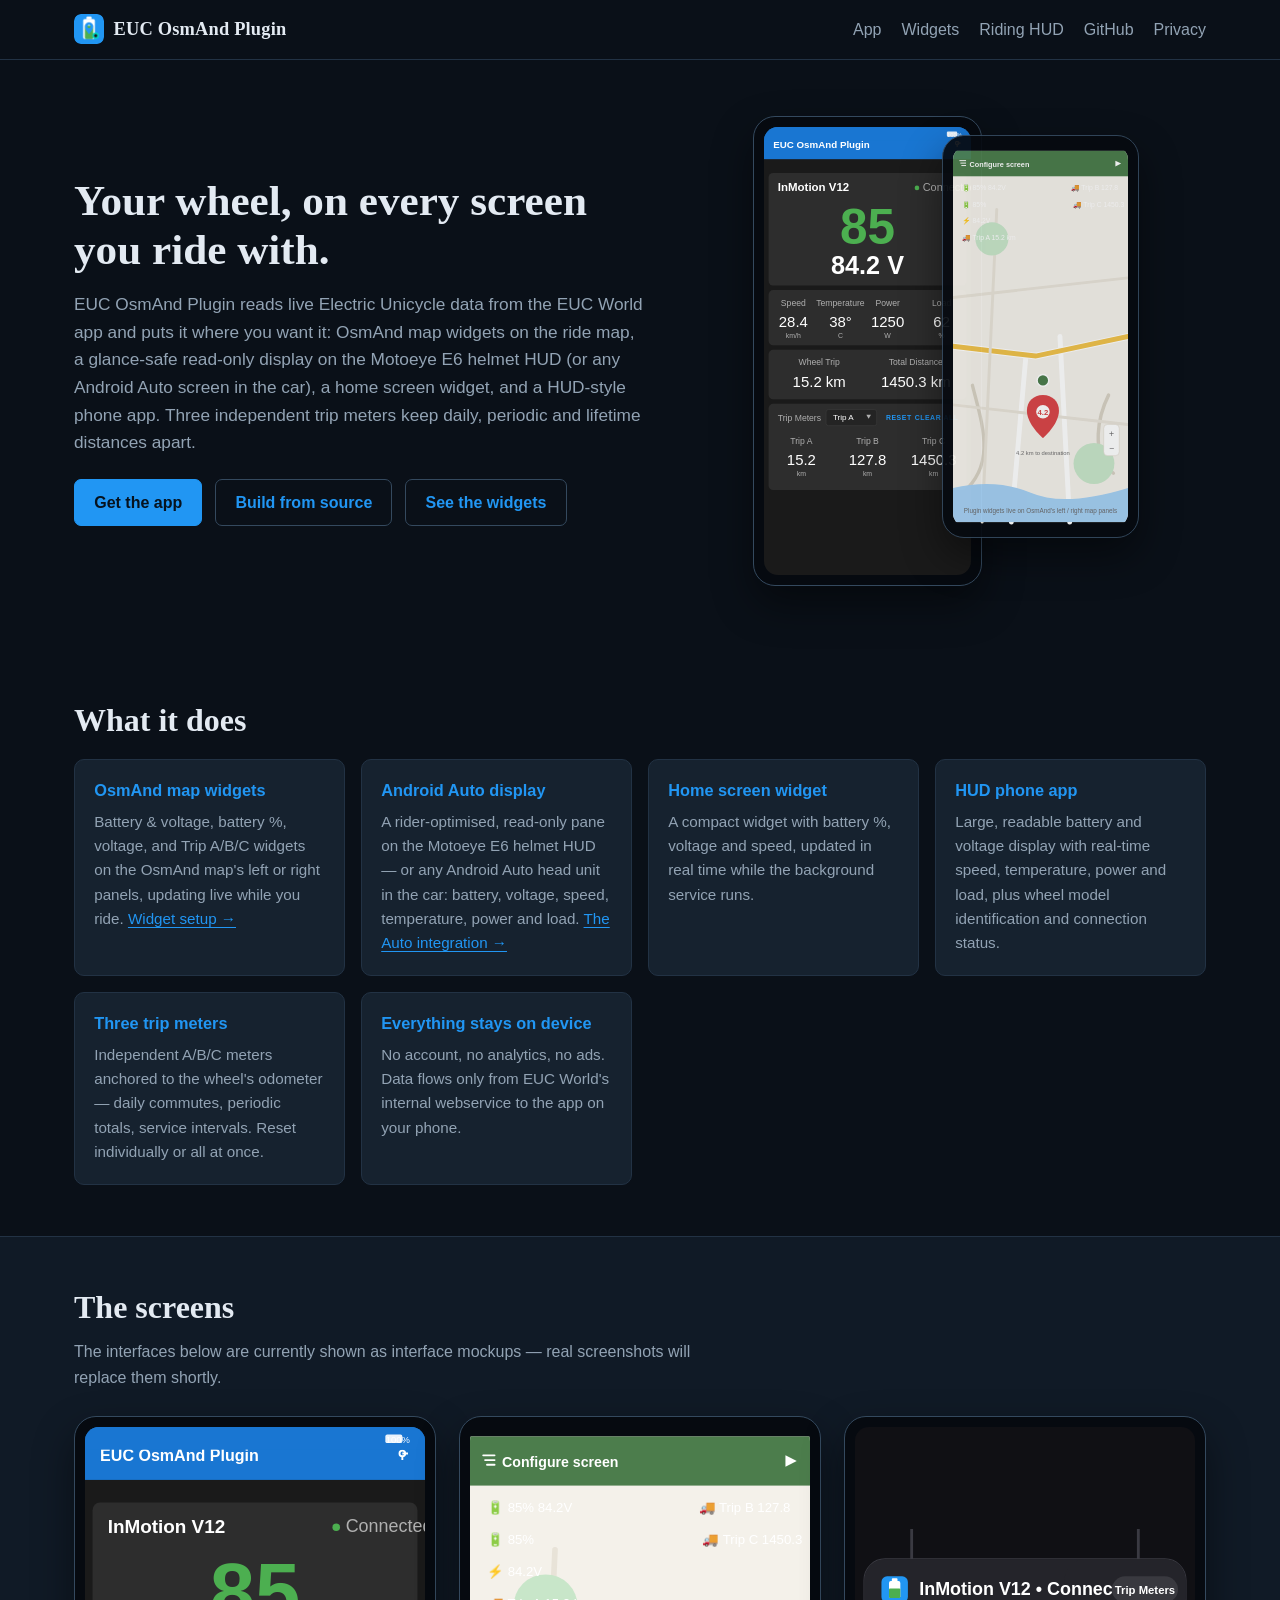
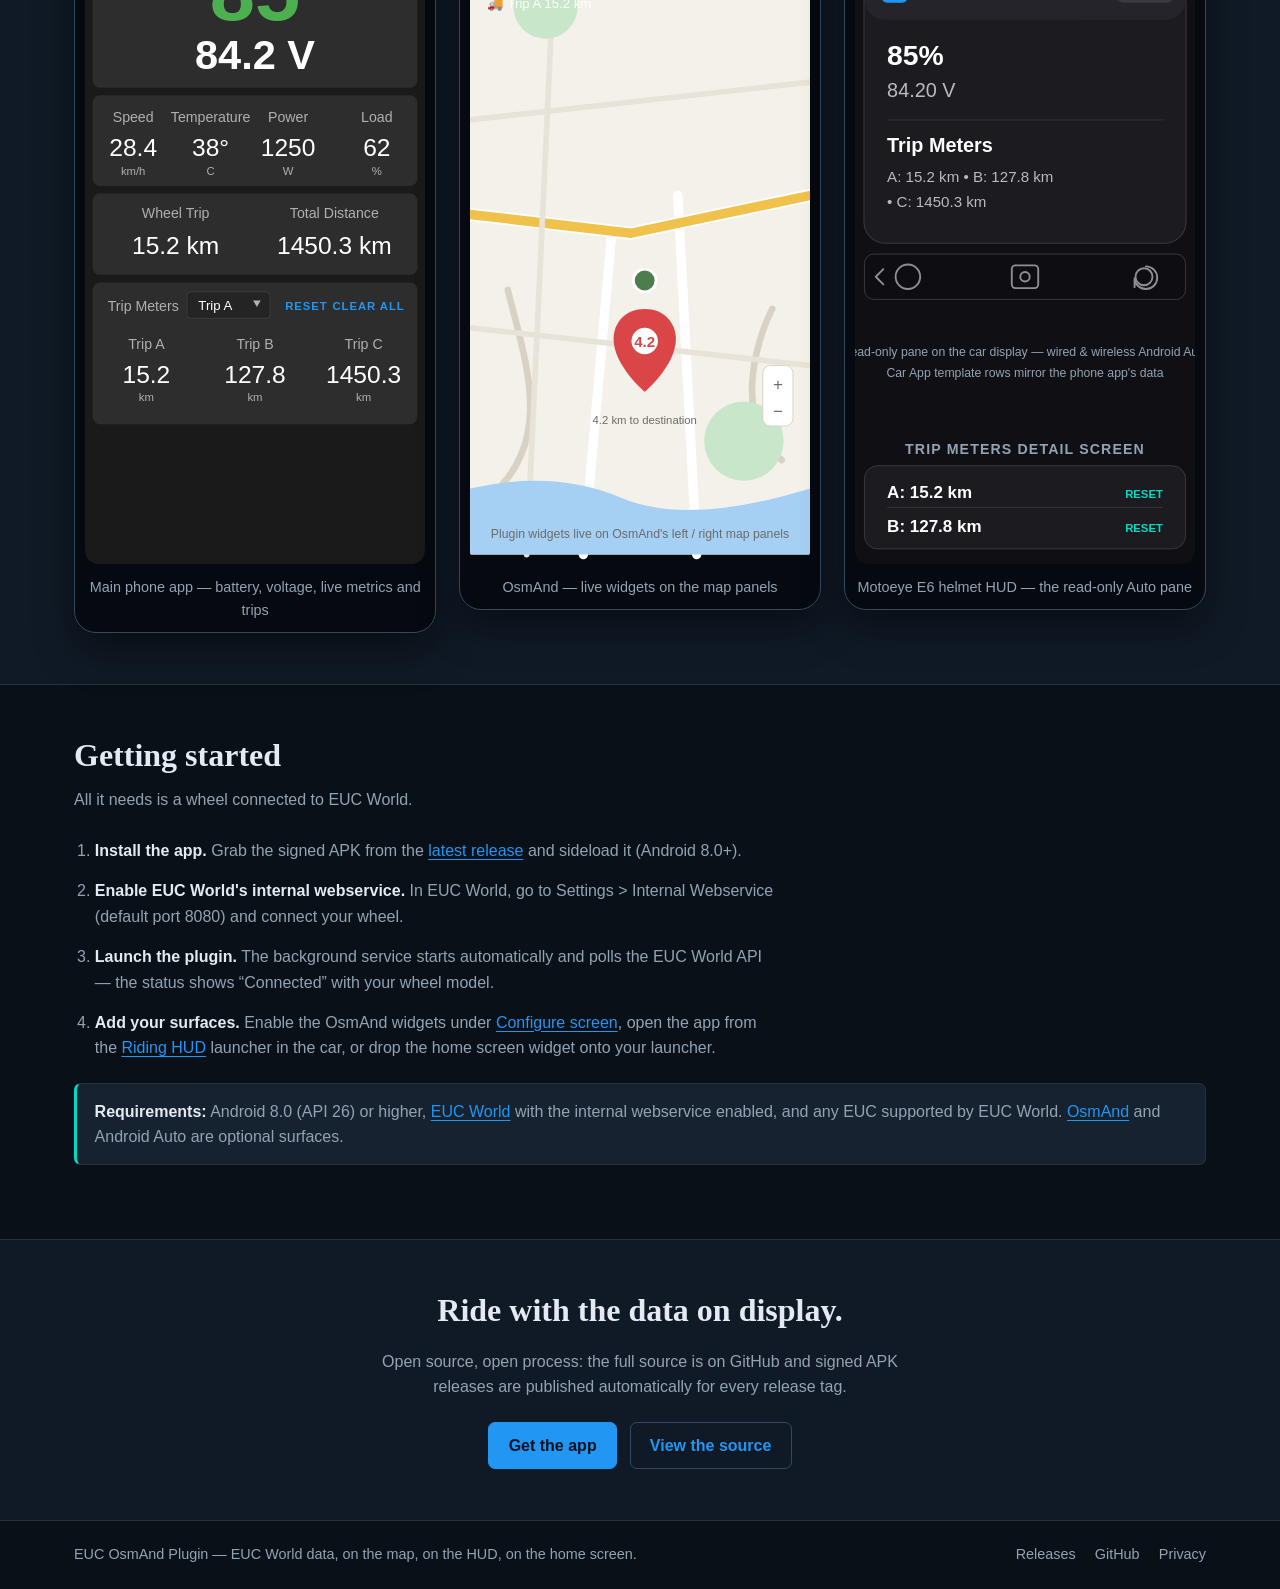
<file: website/index.html>
<!DOCTYPE html>
<html lang="en">
<head>
  <meta charset="utf-8">
  <meta name="viewport" content="width=device-width, initial-scale=1">
  <title>EUC OsmAnd Plugin — EUC data on OsmAnd and Android Auto</title>
  <meta name="description" content="Open-source Android app that streams electric unicycle data from EUC World to OsmAnd map widgets, Android Auto, home screen widgets and a HUD-style app.">
  <link rel="canonical" href="https://osmand-euc.a42r.com/">
  <meta name="theme-color" content="#0a1018">
  <meta property="og:type" content="website">
  <meta property="og:site_name" content="EUC OsmAnd Plugin">
  <meta property="og:locale" content="en_AU">
  <meta property="og:title" content="EUC OsmAnd Plugin — EUC data on OsmAnd and Android Auto">
  <meta property="og:description" content="Open-source Android app that streams electric unicycle data from EUC World to OsmAnd map widgets, Android Auto, home screen widgets and a HUD-style app.">
  <meta property="og:url" content="https://osmand-euc.a42r.com/">
  <meta property="og:image" content="https://osmand-euc.a42r.com/images/og-image.jpg">
  <meta property="og:image:width" content="1200">
  <meta property="og:image:height" content="630">
  <meta property="og:image:alt" content="EUC OsmAnd Plugin icon and the HUD-style phone screen: electric unicycle data on your map.">
  <meta name="twitter:card" content="summary_large_image">
  <link rel="icon" href="favicon.ico" sizes="16x16 32x32 48x48">
  <link rel="icon" href="images/icon-192.png" type="image/png" sizes="192x192">
  <link rel="apple-touch-icon" href="apple-touch-icon.png">
  <link rel="manifest" href="site.webmanifest">
  <script type="application/ld+json">
  {
    "@context": "https://schema.org",
    "@graph": [
      {
        "@type": "WebSite",
        "@id": "https://osmand-euc.a42r.com/#website",
        "url": "https://osmand-euc.a42r.com/",
        "name": "EUC OsmAnd Plugin"
      },
      {
        "@type": "SoftwareApplication",
        "name": "EUC OsmAnd Plugin",
        "operatingSystem": "Android",
        "applicationCategory": "TravelApplication",
        "description": "Open-source Android app that streams electric unicycle data from EUC World to OsmAnd map widgets, Android Auto, home screen widgets and a HUD-style app.",
        "url": "https://osmand-euc.a42r.com/",
        "image": "https://osmand-euc.a42r.com/images/icon-512.png",
        "screenshot": [
          "https://osmand-euc.a42r.com/images/app-main.svg",
          "https://osmand-euc.a42r.com/images/osmand-widgets.svg",
          "https://osmand-euc.a42r.com/images/auto-hud.svg"
        ],
        "downloadUrl": "https://github.com/githuba42r/OSM-EUC-World/releases/latest",
        "license": "https://opensource.org/licenses/MIT",
        "isAccessibleForFree": true,
        "offers": {
          "@type": "Offer",
          "price": "0",
          "priceCurrency": "AUD"
        },
        "sameAs": [
          "https://github.com/githuba42r/OSM-EUC-World"
        ]
      }
    ]
  }
  </script>
  <link rel="stylesheet" href="styles.css">
</head>
<body>

<header class="site-head">
  <div class="wrap head-row">
    <a class="brand" href="index.html" aria-label="EUC OsmAnd Plugin home">
      <img class="brand-mark" src="images/icon-64.png" alt="" width="30" height="30">
      <span class="brand-name">EUC OsmAnd Plugin</span>
    </a>
    <nav class="head-nav" aria-label="Main">
      <a href="index.html" aria-current="page">App</a>
      <a href="widgets.html">Widgets</a>
      <a href="auto.html">Riding HUD</a>
      <a href="github.html">GitHub</a>
      <a href="privacy.html">Privacy</a>
    </nav>
  </div>
</header>

<main id="top">

  <section class="hero">
    <div class="wrap hero-grid">
      <div class="hero-copy">
        <h1>Your wheel, on every screen you ride with.</h1>
        <p class="lede">EUC OsmAnd Plugin reads live Electric Unicycle data from the
        EUC World app and puts it where you want it: OsmAnd map widgets on the ride
        map, a glance-safe read-only display on the Motoeye E6 helmet HUD (or any
        Android Auto screen in the car), a home screen widget,
        and a HUD-style phone app. Three independent trip meters keep daily,
        periodic and lifetime distances apart.</p>
        <div class="cta-row">
          <a class="btn" href="https://github.com/githuba42r/OSM-EUC-World/releases/latest">Get the app</a>
          <a class="btn btn-ghost" href="github.html">Build from source</a>
          <a class="btn btn-ghost" href="widgets.html">See the widgets</a>
        </div>
      </div>
      <div class="hero-shots">
        <figure class="frame phone">
          <img src="images/app-main.svg" alt="Mockup of the main phone screen: HUD-style battery and voltage readout with speed, temperature, power, load and trip meters." width="360" height="780">
        </figure>
        <figure class="frame phone phone-behind">
          <img src="images/osmand-widgets.svg" alt="Mockup of OsmAnd map widgets showing battery, voltage and trip distances overlaid on the map." width="360" height="780">
        </figure>
      </div>
    </div>
  </section>

  <section id="features" class="band">
    <div class="wrap">
      <h2>What it does</h2>
      <div class="feature-grid">
        <article class="card">
          <h3>OsmAnd map widgets</h3>
          <p>Battery &amp; voltage, battery %, voltage, and Trip A/B/C widgets on
          the OsmAnd map's left or right panels, updating live while you ride.
          <a href="widgets.html">Widget setup &rarr;</a></p>
        </article>
        <article class="card">
          <h3>Android Auto display</h3>
          <p>A rider-optimised, read-only pane on the Motoeye E6 helmet HUD — or
          any Android Auto head unit in the car: battery, voltage, speed,
          temperature, power and load. <a href="auto.html">The Auto
          integration &rarr;</a></p>
        </article>
        <article class="card">
          <h3>Home screen widget</h3>
          <p>A compact widget with battery %, voltage and speed, updated in
          real time while the background service runs.</p>
        </article>
        <article class="card">
          <h3>HUD phone app</h3>
          <p>Large, readable battery and voltage display with real-time speed,
          temperature, power and load, plus wheel model identification and
          connection status.</p>
        </article>
        <article class="card">
          <h3>Three trip meters</h3>
          <p>Independent A/B/C meters anchored to the wheel's odometer — daily
          commutes, periodic totals, service intervals. Reset individually or
          all at once.</p>
        </article>
        <article class="card">
          <h3>Everything stays on device</h3>
          <p>No account, no analytics, no ads. Data flows only from EUC World's
          internal webservice to the app on your phone.</p>
        </article>
      </div>
    </div>
  </section>

  <section id="screens" class="band band-alt">
    <div class="wrap">
      <h2>The screens</h2>
      <p class="section-lede">The interfaces below are currently shown as interface
      mockups — real screenshots will replace them shortly.</p>
      <div class="shot-row">
        <figure class="frame phone">
          <img src="images/app-main.svg" alt="Mockup of the main phone app screen." width="360" height="780" loading="lazy" decoding="async">
          <figcaption>Main phone app — battery, voltage, live metrics and trips</figcaption>
        </figure>
        <figure class="frame phone">
          <img src="images/osmand-widgets.svg" alt="Mockup of OsmAnd map widgets." width="360" height="780" loading="lazy" decoding="async">
          <figcaption>OsmAnd — live widgets on the map panels</figcaption>
        </figure>
        <figure class="frame phone">
          <img src="images/auto-hud.svg" alt="Mockup of the Android Auto pane on the Motoeye E6 helmet HUD." width="360" height="780" loading="lazy" decoding="async">
          <figcaption>Motoeye E6 helmet HUD — the read-only Auto pane</figcaption>
        </figure>
      </div>
    </div>
  </section>

  <section id="setup" class="band">
    <div class="wrap">
      <h2>Getting started</h2>
      <p class="section-lede">All it needs is a wheel connected to EUC World.</p>
      <ol class="step-list">
        <li><strong>Install the app.</strong> Grab the signed APK from the
        <a href="https://github.com/githuba42r/OSM-EUC-World/releases/latest">latest release</a>
        and sideload it (Android 8.0+).</li>
        <li><strong>Enable EUC World's internal webservice.</strong> In EUC World,
        go to Settings &gt; Internal Webservice (default port 8080) and connect
        your wheel.</li>
        <li><strong>Launch the plugin.</strong> The background service starts
        automatically and polls the EUC World API — the status shows
        &ldquo;Connected&rdquo; with your wheel model.</li>
        <li><strong>Add your surfaces.</strong> Enable the OsmAnd widgets under
        <a href="widgets.html">Configure screen</a>, open the app from the
        <a href="auto.html">Riding HUD</a> launcher in the car, or drop the home
        screen widget onto your launcher.</li>
      </ol>
      <div class="note">
        <p><strong>Requirements:</strong> Android 8.0 (API 26) or higher,
        <a href="https://euc.world">EUC World</a> with the internal webservice
        enabled, and any EUC supported by EUC World. <a href="https://osmand.net">OsmAnd</a>
        and Android Auto are optional surfaces.</p>
      </div>
    </div>
  </section>

  <section class="band band-cta">
    <div class="wrap cta-block">
      <h2>Ride with the data on display.</h2>
      <p>Open source, open process: the full source is on GitHub and signed APK
      releases are published automatically for every release tag.</p>
      <div class="cta-row">
        <a class="btn" href="https://github.com/githuba42r/OSM-EUC-World/releases/latest">Get the app</a>
        <a class="btn btn-ghost" href="https://github.com/githuba42r/OSM-EUC-World">View the source</a>
      </div>
    </div>
  </section>

</main>

<footer class="site-foot">
  <div class="wrap foot-row">
    <span>EUC OsmAnd Plugin — EUC World data, on the map, on the HUD, on the home screen.</span>
    <nav aria-label="Footer">
      <a href="https://github.com/githuba42r/OSM-EUC-World/releases/latest">Releases</a>
      <a href="github.html">GitHub</a>
      <a href="privacy.html">Privacy</a>
    </nav>
  </div>
</footer>

</body>
</html>
</file>
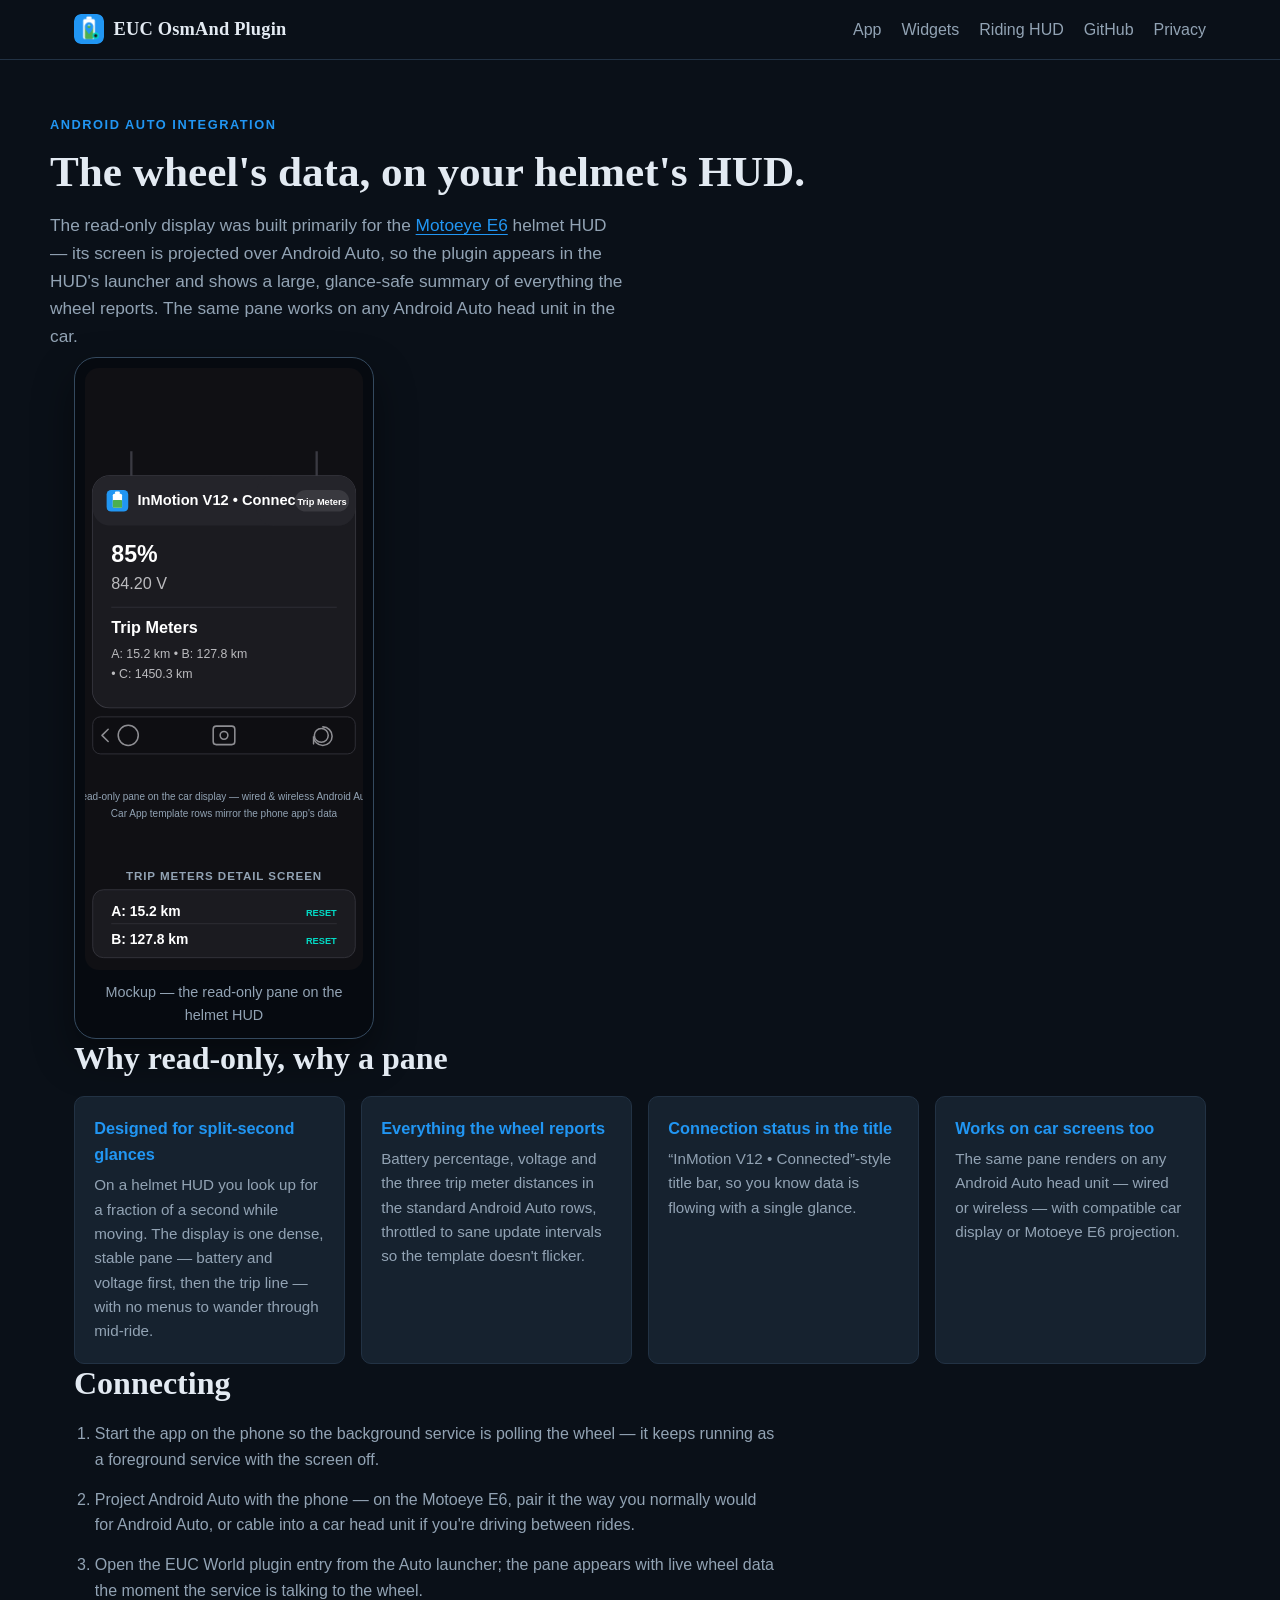
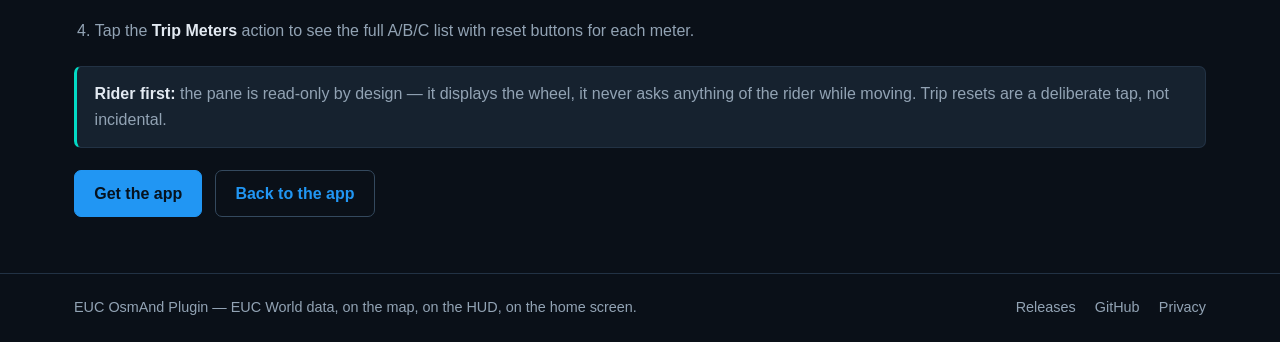
<file: website/auto.html>
<!DOCTYPE html>
<html lang="en">
<head>
  <meta charset="utf-8">
  <meta name="viewport" content="width=device-width, initial-scale=1">
  <title>Riding HUD — EUC data on the Motoeye E6 helmet HUD</title>
  <meta name="description" content="EUC OsmAnd Plugin on Android Auto: a glance-safe pane for the Motoeye E6 helmet HUD or any car head unit, with battery, voltage, speed, temperature and load.">
  <link rel="canonical" href="https://osmand-euc.a42r.com/auto.html">
  <meta name="theme-color" content="#0a1018">
  <meta property="og:type" content="website">
  <meta property="og:site_name" content="EUC OsmAnd Plugin">
  <meta property="og:locale" content="en_AU">
  <meta property="og:title" content="Riding HUD — EUC data on the Motoeye E6 helmet HUD">
  <meta property="og:description" content="EUC OsmAnd Plugin on Android Auto: a glance-safe pane for the Motoeye E6 helmet HUD or any car head unit, with battery, voltage, speed, temperature and load.">
  <meta property="og:url" content="https://osmand-euc.a42r.com/auto.html">
  <meta property="og:image" content="https://osmand-euc.a42r.com/images/og-image.jpg">
  <meta property="og:image:width" content="1200">
  <meta property="og:image:height" content="630">
  <meta property="og:image:alt" content="EUC OsmAnd Plugin icon and the HUD-style phone screen: electric unicycle data on your map.">
  <meta name="twitter:card" content="summary_large_image">
  <link rel="icon" href="favicon.ico" sizes="16x16 32x32 48x48">
  <link rel="icon" href="images/icon-192.png" type="image/png" sizes="192x192">
  <link rel="apple-touch-icon" href="apple-touch-icon.png">
  <link rel="manifest" href="site.webmanifest">
  <link rel="stylesheet" href="styles.css">
</head>
<body>

<header class="site-head">
  <div class="wrap head-row">
    <a class="brand" href="index.html" aria-label="EUC OsmAnd Plugin home">
      <img class="brand-mark" src="images/icon-64.png" alt="" width="30" height="30">
      <span class="brand-name">EUC OsmAnd Plugin</span>
    </a>
    <nav class="head-nav" aria-label="Main">
      <a href="index.html">App</a>
      <a href="widgets.html">Widgets</a>
      <a href="auto.html" aria-current="page">Riding HUD</a>
      <a href="github.html">GitHub</a>
      <a href="privacy.html">Privacy</a>
    </nav>
  </div>
</header>

<main>
  <section class="wrap page-hero">
    <span class="eyebrow">Android Auto integration</span>
    <h1>The wheel's data, on your helmet's HUD.</h1>
    <p class="lede">The read-only display was built primarily for the
    <a href="https://github.com/githuba42r/MotoEyeRemote">Motoeye E6</a> helmet
    HUD — its screen is projected over Android Auto, so the plugin appears in
    the HUD's launcher and shows a large, glance-safe summary of everything the
    wheel reports. The same pane works on any Android Auto head unit in the
    car.</p>
  </section>

  <section class="wrap page-body">
    <div class="shot-row" style="max-width: 300px;">
      <figure class="frame phone">
        <img src="images/auto-hud.svg" alt="Mockup of the Android Auto pane on the Motoeye E6 helmet HUD." width="360" height="780">
        <figcaption>Mockup — the read-only pane on the helmet HUD</figcaption>
      </figure>
    </div>

    <h2>Why read-only, why a pane</h2>
    <div class="feature-grid">
      <article class="card">
        <h3>Designed for split-second glances</h3>
        <p>On a helmet HUD you look up for a fraction of a second while moving.
        The display is one dense, stable pane — battery and voltage first, then
        the trip line — with no menus to wander through mid-ride.</p>
      </article>
      <article class="card">
        <h3>Everything the wheel reports</h3>
        <p>Battery percentage, voltage and the three trip meter distances in the
        standard Android Auto rows, throttled to sane update intervals so the
        template doesn't flicker.</p>
      </article>
      <article class="card">
        <h3>Connection status in the title</h3>
        <p>&ldquo;InMotion V12 • Connected&rdquo;-style title bar, so you know
        data is flowing with a single glance.</p>
      </article>
      <article class="card">
        <h3>Works on car screens too</h3>
        <p>The same pane renders on any Android Auto head unit — wired or
        wireless — with compatible car display or Motoeye E6 projection.</p>
      </article>
    </div>

    <h2>Connecting</h2>
    <ol class="step-list">
      <li>Start the app on the phone so the background service is polling the
      wheel — it keeps running as a foreground service with the screen
      off.</li>
      <li>Project Android Auto with the phone — on the Motoeye E6, pair it the
      way you normally would for Android Auto, or cable into a car head unit
      if you're driving between rides.</li>
      <li>Open the EUC World plugin entry from the Auto launcher; the pane
      appears with live wheel data the moment the service is talking to the
      wheel.</li>
      <li>Tap the <strong>Trip Meters</strong> action to see the full A/B/C
      list with reset buttons for each meter.</li>
    </ol>

    <div class="note">
      <p><strong>Rider first:</strong> the pane is read-only by design — it
      displays the wheel, it never asks anything of the rider while moving.
      Trip resets are a deliberate tap, not incidental.</p>
    </div>

    <div class="cta-row">
      <a class="btn" href="https://github.com/githuba42r/OSM-EUC-World/releases/latest">Get the app</a>
      <a class="btn btn-ghost" href="index.html">Back to the app</a>
    </div>
  </section>
</main>

<footer class="site-foot">
  <div class="wrap foot-row">
    <span>EUC OsmAnd Plugin — EUC World data, on the map, on the HUD, on the home screen.</span>
    <nav aria-label="Footer">
      <a href="https://github.com/githuba42r/OSM-EUC-World/releases/latest">Releases</a>
      <a href="github.html">GitHub</a>
      <a href="privacy.html">Privacy</a>
    </nav>
  </div>
</footer>

</body>
</html>
</file>
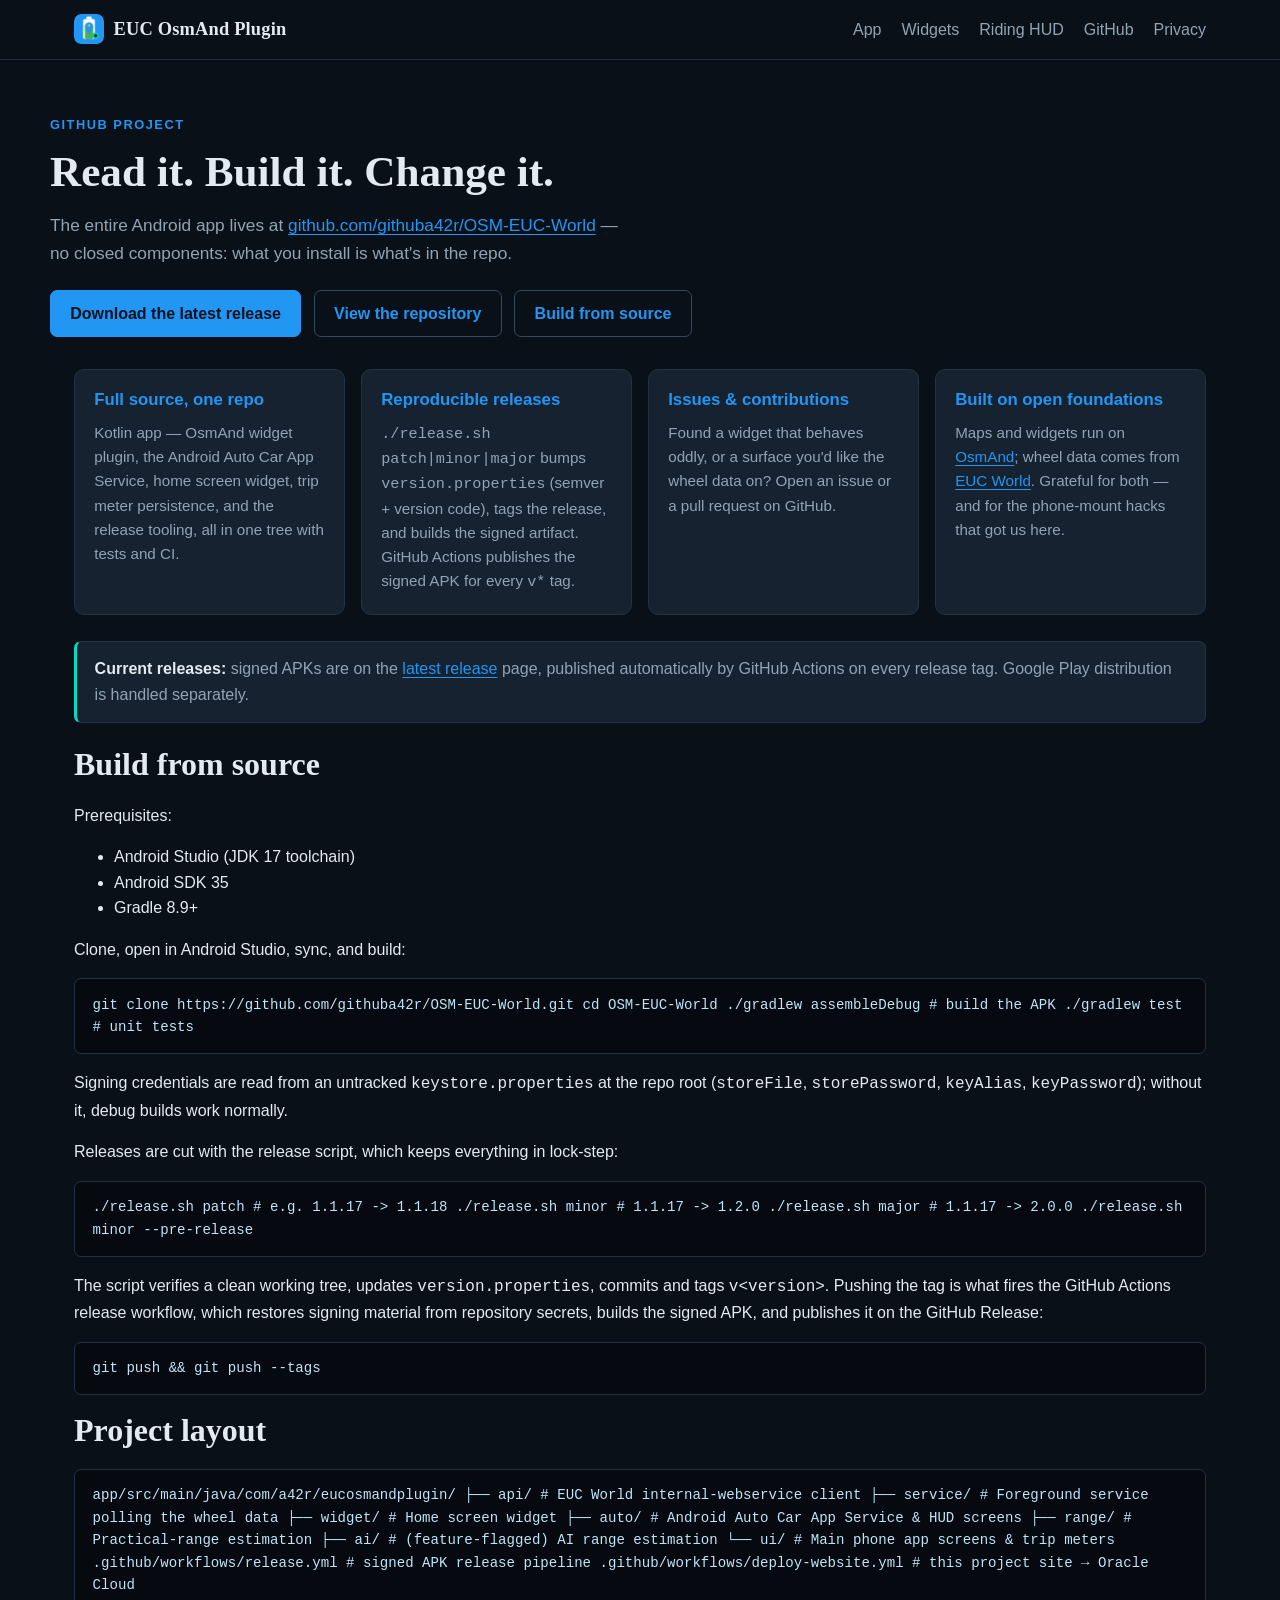
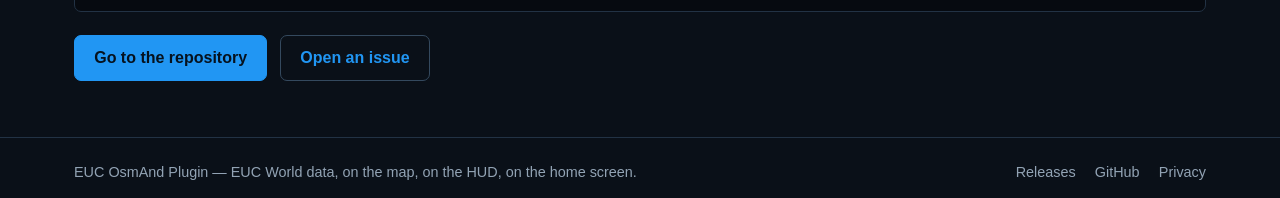
<file: website/github.html>
<!DOCTYPE html>
<html lang="en">
<head>
  <meta charset="utf-8">
  <meta name="viewport" content="width=device-width, initial-scale=1">
  <title>GitHub — EUC OsmAnd Plugin source, builds, and releases</title>
  <meta name="description" content="EUC OsmAnd Plugin on GitHub: browse the source, build the Android app from scratch (SDK 35, JDK 17), and see how releases are cut.">
  <link rel="canonical" href="https://osmand-euc.a42r.com/github.html">
  <meta name="theme-color" content="#0a1018">
  <meta property="og:type" content="website">
  <meta property="og:site_name" content="EUC OsmAnd Plugin">
  <meta property="og:locale" content="en_AU">
  <meta property="og:title" content="GitHub — EUC OsmAnd Plugin source, builds, and releases">
  <meta property="og:description" content="EUC OsmAnd Plugin on GitHub: browse the source, build the Android app from scratch (SDK 35, JDK 17), and see how releases are cut.">
  <meta property="og:url" content="https://osmand-euc.a42r.com/github.html">
  <meta property="og:image" content="https://osmand-euc.a42r.com/images/og-image.jpg">
  <meta property="og:image:width" content="1200">
  <meta property="og:image:height" content="630">
  <meta property="og:image:alt" content="EUC OsmAnd Plugin icon and the HUD-style phone screen: electric unicycle data on your map.">
  <meta name="twitter:card" content="summary_large_image">
  <link rel="icon" href="favicon.ico" sizes="16x16 32x32 48x48">
  <link rel="icon" href="images/icon-192.png" type="image/png" sizes="192x192">
  <link rel="apple-touch-icon" href="apple-touch-icon.png">
  <link rel="manifest" href="site.webmanifest">
  <link rel="stylesheet" href="styles.css">
</head>
<body>

<header class="site-head">
  <div class="wrap head-row">
    <a class="brand" href="index.html" aria-label="EUC OsmAnd Plugin home">
      <img class="brand-mark" src="images/icon-64.png" alt="" width="30" height="30">
      <span class="brand-name">EUC OsmAnd Plugin</span>
    </a>
    <nav class="head-nav" aria-label="Main">
      <a href="index.html">App</a>
      <a href="widgets.html">Widgets</a>
      <a href="auto.html">Riding HUD</a>
      <a href="github.html" aria-current="page">GitHub</a>
      <a href="privacy.html">Privacy</a>
    </nav>
  </div>
</header>

<main>
  <section class="wrap page-hero">
    <span class="eyebrow">GitHub project</span>
    <h1>Read it. Build it. Change it.</h1>
    <p class="lede">The entire Android app lives at
    <a href="https://github.com/githuba42r/OSM-EUC-World">github.com/githuba42r/OSM-EUC-World</a>
    — no closed components: what you install is what's in the repo.</p>
    <div class="cta-row">
      <a class="btn" href="https://github.com/githuba42r/OSM-EUC-World/releases/latest">Download the latest release</a>
      <a class="btn btn-ghost" href="https://github.com/githuba42r/OSM-EUC-World">View the repository</a>
      <a class="btn btn-ghost" href="#build">Build from source</a>
    </div>
  </section>

  <section class="wrap page-body">
    <div class="feature-list two-col">
      <article class="card">
        <h3>Full source, one repo</h3>
        <p>Kotlin app — OsmAnd widget plugin, the Android Auto Car App Service,
        home screen widget, trip meter persistence, and the release tooling, all
        in one tree with tests and CI.</p>
      </article>
      <article class="card">
        <h3>Reproducible releases</h3>
        <p><code>./release.sh patch|minor|major</code> bumps
        <code>version.properties</code> (semver + version code), tags the
        release, and builds the signed artifact. GitHub Actions publishes the
        signed APK for every <code>v*</code> tag.</p>
      </article>
      <article class="card">
        <h3>Issues &amp; contributions</h3>
        <p>Found a widget that behaves oddly, or a surface you'd like the wheel
        data on? Open an issue or a pull request on GitHub.</p>
      </article>
      <article class="card">
        <h3>Built on open foundations</h3>
        <p>Maps and widgets run on <a href="https://osmand.net">OsmAnd</a>;
        wheel data comes from <a href="https://euc.world">EUC World</a>. Grateful
        for both — and for the phone-mount hacks that got us here.</p>
      </article>
    </div>

    <div class="note">
      <p><strong>Current releases:</strong> signed APKs are on the
      <a href="https://github.com/githuba42r/OSM-EUC-World/releases/latest">latest release</a>
      page, published automatically by GitHub Actions on every release tag.
      Google Play distribution is handled separately.</p>
    </div>

    <h2 id="build">Build from source</h2>
    <p>Prerequisites:</p>
    <ul>
      <li>Android Studio (JDK 17 toolchain)</li>
      <li>Android SDK 35</li>
      <li>Gradle 8.9+</li>
    </ul>

    <p>Clone, open in Android Studio, sync, and build:</p>
    <div class="code-block">git clone https://github.com/githuba42r/OSM-EUC-World.git
cd OSM-EUC-World

./gradlew assembleDebug     # build the APK
./gradlew test              # unit tests</div>

    <p>Signing credentials are read from an untracked
    <code>keystore.properties</code> at the repo root
    (<code>storeFile</code>, <code>storePassword</code>, <code>keyAlias</code>,
    <code>keyPassword</code>); without it, debug builds work normally.</p>

    <p>Releases are cut with the release script, which keeps everything in
    lock-step:</p>
    <div class="code-block">./release.sh patch            # e.g. 1.1.17 -> 1.1.18
./release.sh minor            # 1.1.17 -> 1.2.0
./release.sh major            # 1.1.17 -> 2.0.0
./release.sh minor --pre-release</div>

    <p>The script verifies a clean working tree, updates
    <code>version.properties</code>, commits and tags
    <code>v&lt;version&gt;</code>. Pushing the tag is what fires the GitHub
    Actions release workflow, which restores signing material from repository
    secrets, builds the signed APK, and publishes it on the GitHub Release:</p>
    <div class="code-block">git push && git push --tags</div>

    <h2>Project layout</h2>
    <div class="code-block">app/src/main/java/com/a42r/eucosmandplugin/
├── api/            # EUC World internal-webservice client
├── service/        # Foreground service polling the wheel data
├── widget/         # Home screen widget
├── auto/           # Android Auto Car App Service &amp; HUD screens
├── range/          # Practical-range estimation
├── ai/             # (feature-flagged) AI range estimation
└── ui/             # Main phone app screens &amp; trip meters
.github/workflows/release.yml           # signed APK release pipeline
.github/workflows/deploy-website.yml    # this project site → Oracle Cloud</div>

    <div class="cta-row">
      <a class="btn" href="https://github.com/githuba42r/OSM-EUC-World">Go to the repository</a>
      <a class="btn btn-ghost" href="https://github.com/githuba42r/OSM-EUC-World/issues">Open an issue</a>
    </div>
  </section>
</main>

<footer class="site-foot">
  <div class="wrap foot-row">
    <span>EUC OsmAnd Plugin — EUC World data, on the map, on the HUD, on the home screen.</span>
    <nav aria-label="Footer">
      <a href="https://github.com/githuba42r/OSM-EUC-World/releases/latest">Releases</a>
      <a href="github.html" aria-current="page">GitHub</a>
      <a href="privacy.html">Privacy</a>
    </nav>
  </div>
</footer>

</body>
</html>
</file>
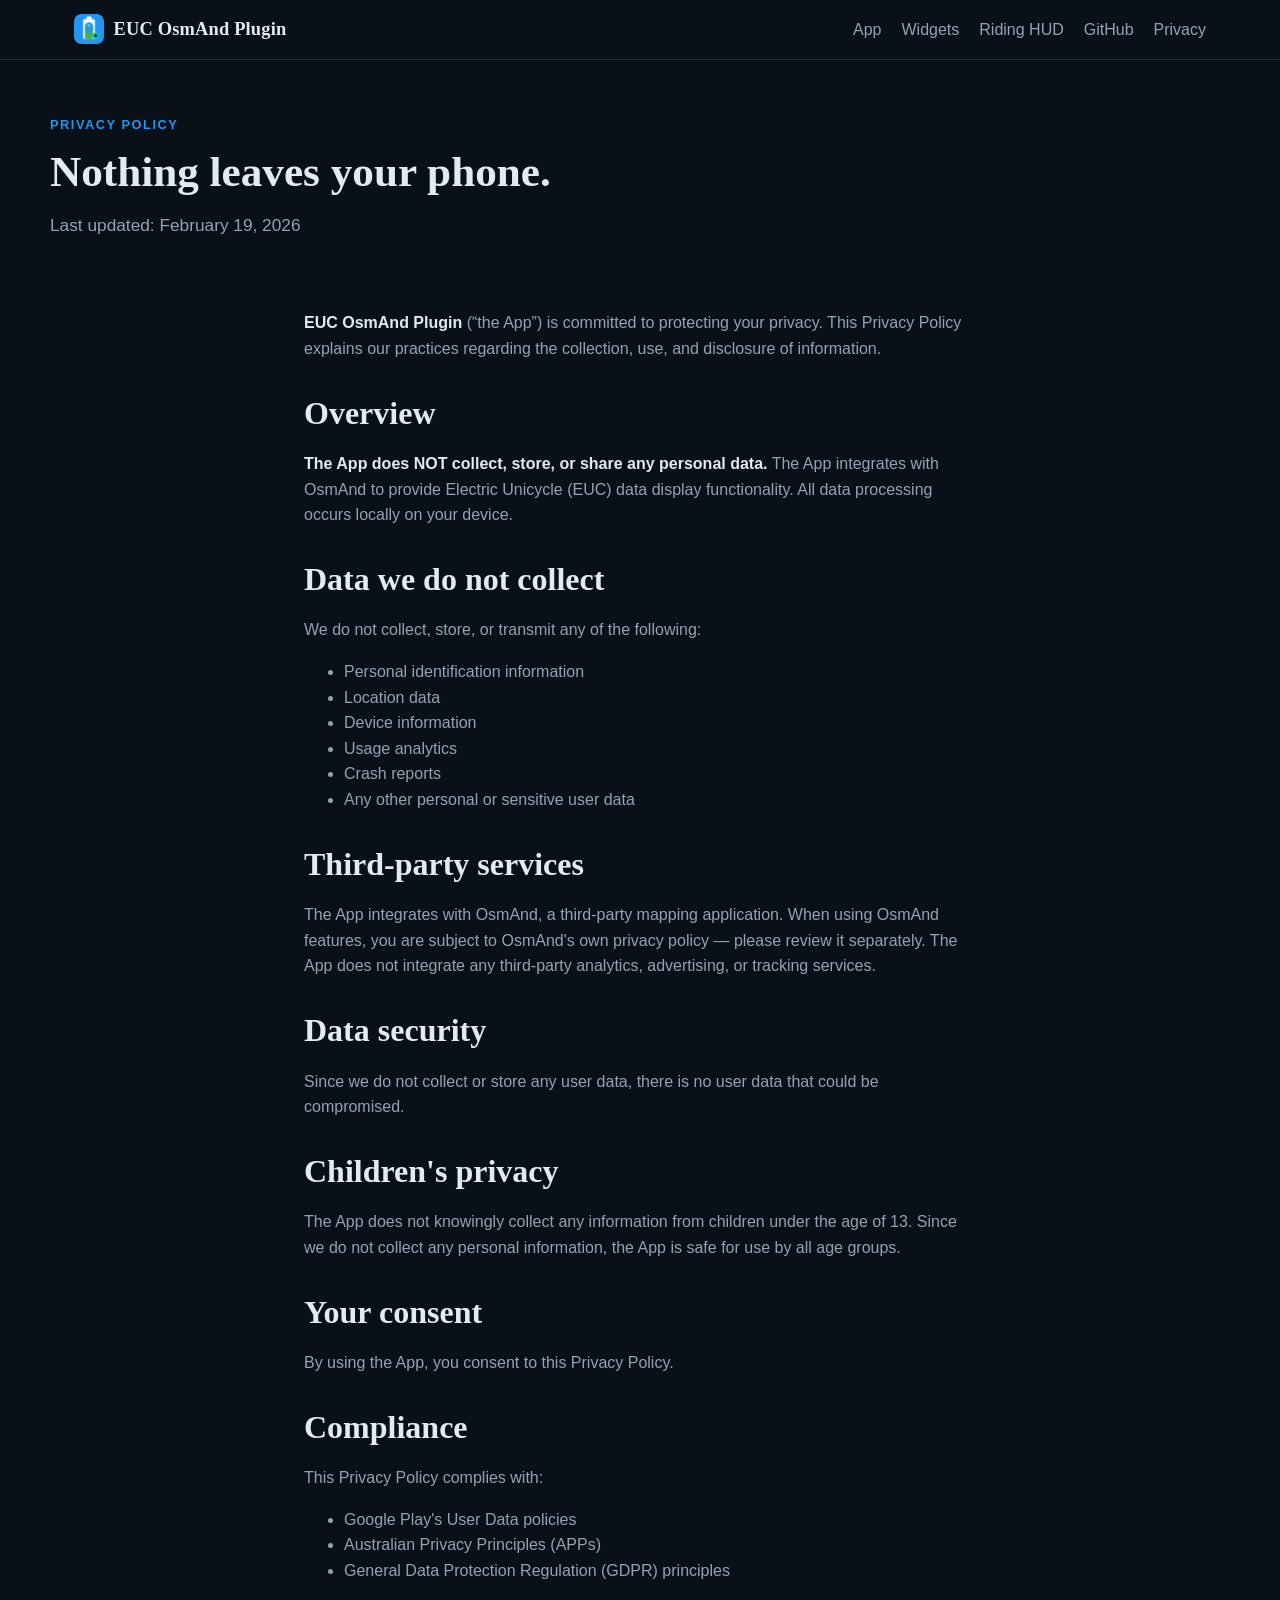
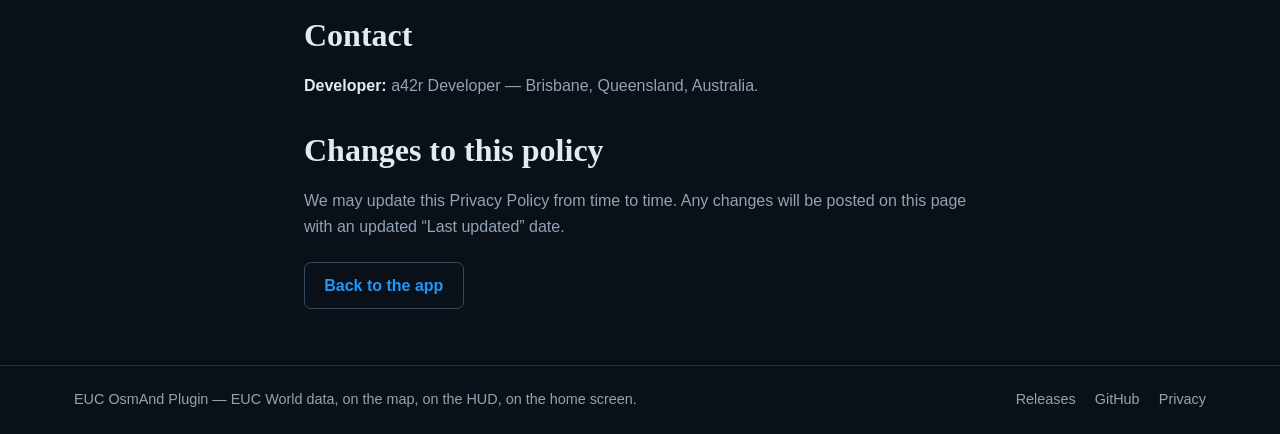
<file: website/privacy.html>
<!DOCTYPE html>
<html lang="en">
<head>
  <meta charset="utf-8">
  <meta name="viewport" content="width=device-width, initial-scale=1">
  <title>Privacy — EUC OsmAnd Plugin</title>
  <meta name="description" content="Privacy policy for EUC OsmAnd Plugin: the app collects, stores and transmits no personal data. All processing happens locally on your device.">
  <link rel="canonical" href="https://osmand-euc.a42r.com/privacy.html">
  <meta name="theme-color" content="#0a1018">
  <meta property="og:type" content="website">
  <meta property="og:site_name" content="EUC OsmAnd Plugin">
  <meta property="og:locale" content="en_AU">
  <meta property="og:title" content="Privacy — EUC OsmAnd Plugin">
  <meta property="og:description" content="Privacy policy for EUC OsmAnd Plugin: the app collects, stores and transmits no personal data. All processing happens locally on your device.">
  <meta property="og:url" content="https://osmand-euc.a42r.com/privacy.html">
  <meta property="og:image" content="https://osmand-euc.a42r.com/images/og-image.jpg">
  <meta property="og:image:width" content="1200">
  <meta property="og:image:height" content="630">
  <meta property="og:image:alt" content="EUC OsmAnd Plugin icon and the HUD-style phone screen: electric unicycle data on your map.">
  <meta name="twitter:card" content="summary_large_image">
  <link rel="icon" href="favicon.ico" sizes="16x16 32x32 48x48">
  <link rel="icon" href="images/icon-192.png" type="image/png" sizes="192x192">
  <link rel="apple-touch-icon" href="apple-touch-icon.png">
  <link rel="manifest" href="site.webmanifest">
  <link rel="stylesheet" href="styles.css">
</head>
<body>

<header class="site-head">
  <div class="wrap head-row">
    <a class="brand" href="index.html" aria-label="EUC OsmAnd Plugin home">
      <img class="brand-mark" src="images/icon-64.png" alt="" width="30" height="30">
      <span class="brand-name">EUC OsmAnd Plugin</span>
    </a>
    <nav class="head-nav" aria-label="Main">
      <a href="index.html">App</a>
      <a href="widgets.html">Widgets</a>
      <a href="auto.html">Riding HUD</a>
      <a href="github.html">GitHub</a>
      <a href="privacy.html" aria-current="page">Privacy</a>
    </nav>
  </div>
</header>

<main>
  <section class="wrap page-hero">
    <span class="eyebrow">Privacy policy</span>
    <h1>Nothing leaves your phone.</h1>
    <p class="lede">Last updated: February 19, 2026</p>
  </section>

  <section class="wrap prose page-body">
    <p><strong>EUC OsmAnd Plugin</strong> (&ldquo;the App&rdquo;) is committed to
    protecting your privacy. This Privacy Policy explains our practices
    regarding the collection, use, and disclosure of information.</p>

    <h2>Overview</h2>
    <p><strong>The App does NOT collect, store, or share any personal data.</strong>
    The App integrates with OsmAnd to provide Electric Unicycle (EUC) data
    display functionality. All data processing occurs locally on your device.</p>

    <h2>Data we do not collect</h2>
    <p>We do not collect, store, or transmit any of the following:</p>
    <ul>
      <li>Personal identification information</li>
      <li>Location data</li>
      <li>Device information</li>
      <li>Usage analytics</li>
      <li>Crash reports</li>
      <li>Any other personal or sensitive user data</li>
    </ul>

    <h2>Third-party services</h2>
    <p>The App integrates with OsmAnd, a third-party mapping application. When
    using OsmAnd features, you are subject to OsmAnd's own privacy policy —
    please review it separately. The App does not integrate any third-party
    analytics, advertising, or tracking services.</p>

    <h2>Data security</h2>
    <p>Since we do not collect or store any user data, there is no user data
    that could be compromised.</p>

    <h2>Children's privacy</h2>
    <p>The App does not knowingly collect any information from children under
    the age of 13. Since we do not collect any personal information, the App is
    safe for use by all age groups.</p>

    <h2>Your consent</h2>
    <p>By using the App, you consent to this Privacy Policy.</p>

    <h2>Compliance</h2>
    <p>This Privacy Policy complies with:</p>
    <ul>
      <li>Google Play's User Data policies</li>
      <li>Australian Privacy Principles (APPs)</li>
      <li>General Data Protection Regulation (GDPR) principles</li>
    </ul>

    <h2>Contact</h2>
    <p><strong>Developer:</strong> a42r Developer — Brisbane, Queensland,
    Australia.</p>

    <h2>Changes to this policy</h2>
    <p>We may update this Privacy Policy from time to time. Any changes will be
    posted on this page with an updated &ldquo;Last updated&rdquo; date.</p>

    <div class="cta-row">
      <a class="btn btn-ghost" href="index.html">Back to the app</a>
    </div>
  </section>
</main>

<footer class="site-foot">
  <div class="wrap foot-row">
    <span>EUC OsmAnd Plugin — EUC World data, on the map, on the HUD, on the home screen.</span>
    <nav aria-label="Footer">
      <a href="https://github.com/githuba42r/OSM-EUC-World/releases/latest">Releases</a>
      <a href="github.html">GitHub</a>
      <a href="privacy.html" aria-current="page">Privacy</a>
    </nav>
  </div>
</footer>

</body>
</html>
</file>
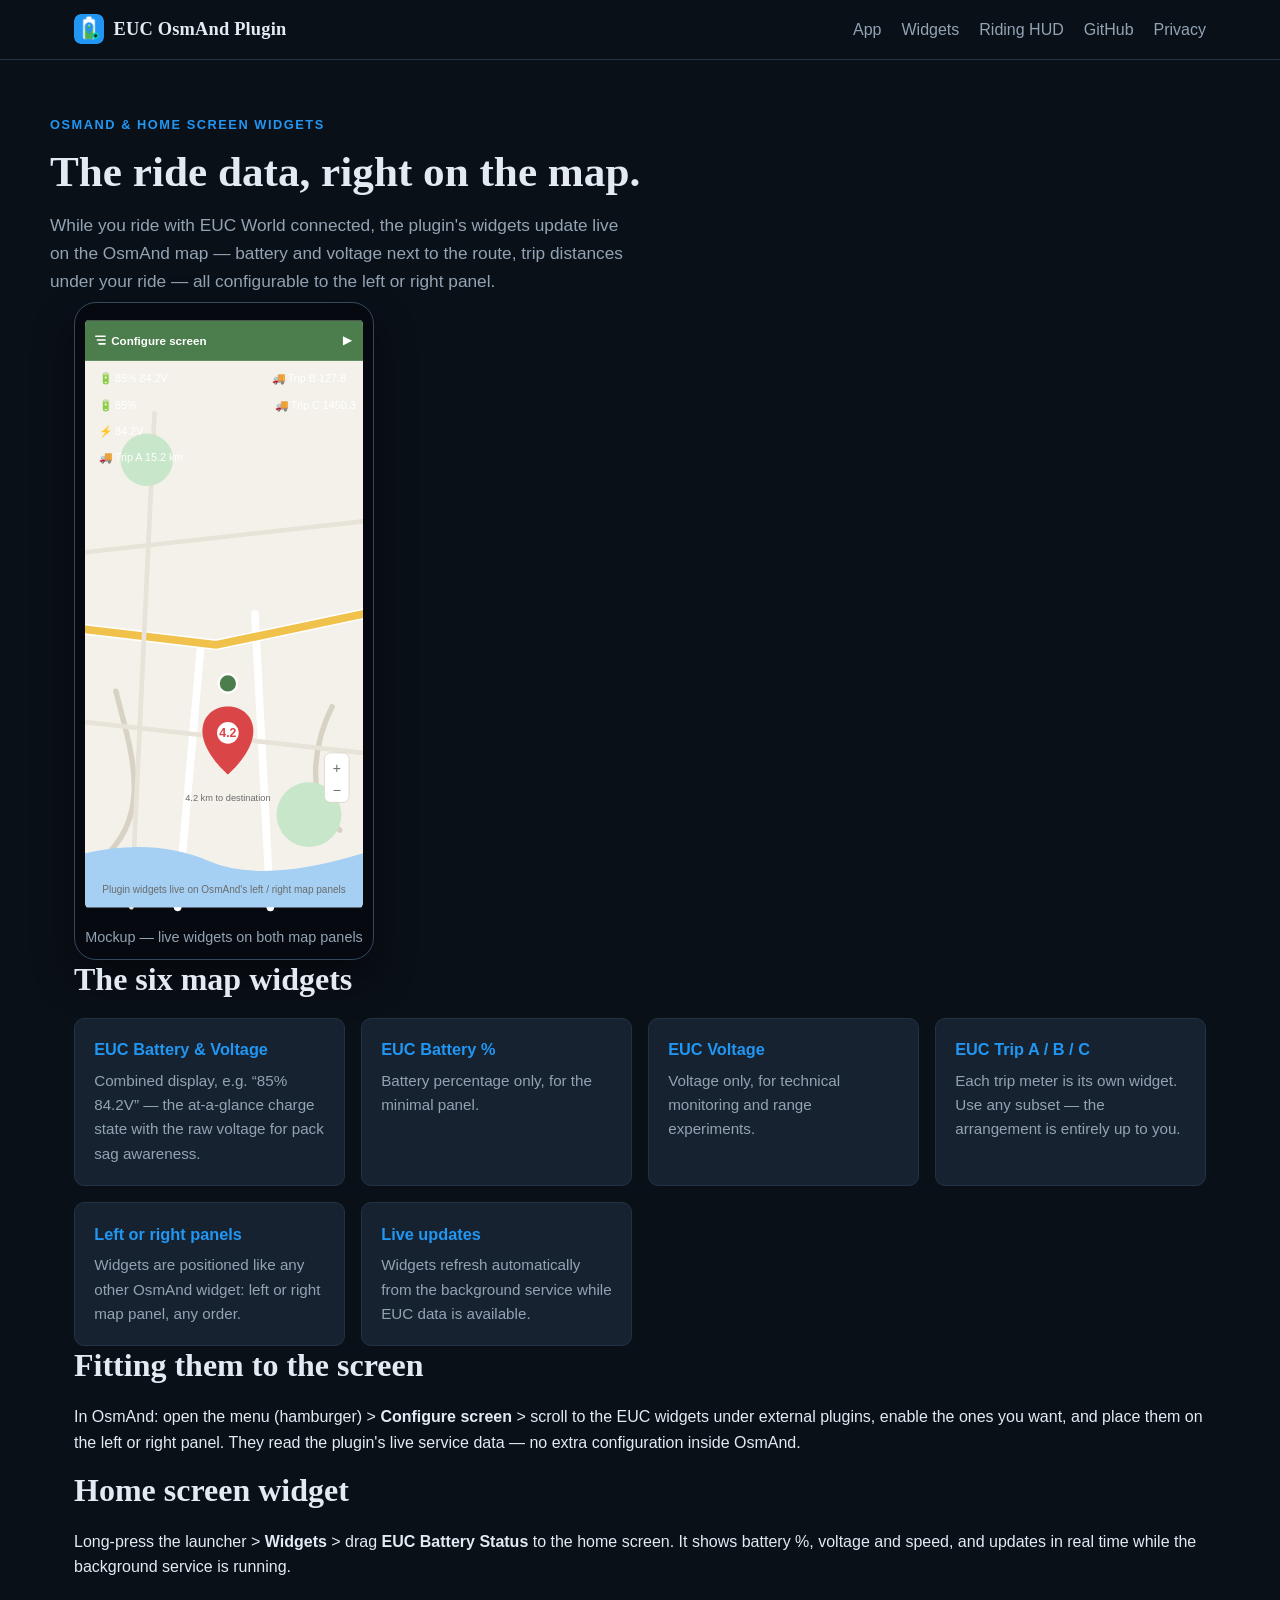
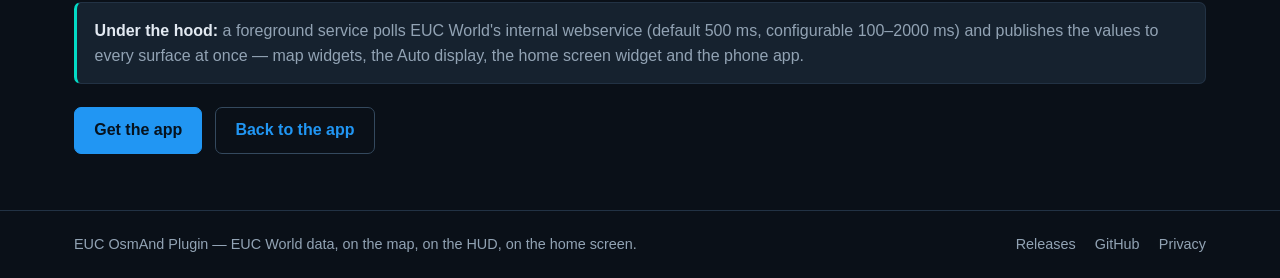
<file: website/widgets.html>
<!DOCTYPE html>
<html lang="en">
<head>
  <meta charset="utf-8">
  <meta name="viewport" content="width=device-width, initial-scale=1">
  <title>Widgets — OsmAnd map widgets and the home screen widget</title>
  <meta name="description" content="Six OsmAnd map widgets for battery, voltage and Trip A/B/C on the left or right map panels, plus a compact home screen widget for the EUC OsmAnd Plugin.">
  <link rel="canonical" href="https://osmand-euc.a42r.com/widgets.html">
  <meta name="theme-color" content="#0a1018">
  <meta property="og:type" content="website">
  <meta property="og:site_name" content="EUC OsmAnd Plugin">
  <meta property="og:locale" content="en_AU">
  <meta property="og:title" content="Widgets — OsmAnd map widgets and the home screen widget">
  <meta property="og:description" content="Six OsmAnd map widgets for battery, voltage and Trip A/B/C on the left or right map panels, plus a compact home screen widget for the EUC OsmAnd Plugin.">
  <meta property="og:url" content="https://osmand-euc.a42r.com/widgets.html">
  <meta property="og:image" content="https://osmand-euc.a42r.com/images/og-image.jpg">
  <meta property="og:image:width" content="1200">
  <meta property="og:image:height" content="630">
  <meta property="og:image:alt" content="EUC OsmAnd Plugin icon and the HUD-style phone screen: electric unicycle data on your map.">
  <meta name="twitter:card" content="summary_large_image">
  <link rel="icon" href="favicon.ico" sizes="16x16 32x32 48x48">
  <link rel="icon" href="images/icon-192.png" type="image/png" sizes="192x192">
  <link rel="apple-touch-icon" href="apple-touch-icon.png">
  <link rel="manifest" href="site.webmanifest">
  <link rel="stylesheet" href="styles.css">
</head>
<body>

<header class="site-head">
  <div class="wrap head-row">
    <a class="brand" href="index.html" aria-label="EUC OsmAnd Plugin home">
      <img class="brand-mark" src="images/icon-64.png" alt="" width="30" height="30">
      <span class="brand-name">EUC OsmAnd Plugin</span>
    </a>
    <nav class="head-nav" aria-label="Main">
      <a href="index.html">App</a>
      <a href="widgets.html" aria-current="page">Widgets</a>
      <a href="auto.html">Riding HUD</a>
      <a href="github.html">GitHub</a>
      <a href="privacy.html">Privacy</a>
    </nav>
  </div>
</header>

<main>
  <section class="wrap page-hero">
    <span class="eyebrow">OsmAnd &amp; home screen widgets</span>
    <h1>The ride data, right on the map.</h1>
    <p class="lede">While you ride with EUC World connected, the plugin's widgets
    update live on the OsmAnd map — battery and voltage next to the route,
    trip distances under your ride — all configurable to the left or right
    panel.</p>
  </section>

  <section class="wrap page-body">
    <div class="shot-row" style="max-width: 300px;">
      <figure class="frame phone">
        <img src="images/osmand-widgets.svg" alt="Mockup of the OsmAnd map with plugin widgets on the left and right panels." width="360" height="780">
        <figcaption>Mockup — live widgets on both map panels</figcaption>
      </figure>
    </div>

    <h2>The six map widgets</h2>
    <div class="feature-grid">
      <article class="card">
        <h3>EUC Battery &amp; Voltage</h3>
        <p>Combined display, e.g. &ldquo;85% 84.2V&rdquo; — the at-a-glance charge
        state with the raw voltage for pack sag awareness.</p>
      </article>
      <article class="card">
        <h3>EUC Battery %</h3>
        <p>Battery percentage only, for the minimal panel.</p>
      </article>
      <article class="card">
        <h3>EUC Voltage</h3>
        <p>Voltage only, for technical monitoring and range experiments.</p>
      </article>
      <article class="card">
        <h3>EUC Trip A / B / C</h3>
        <p>Each trip meter is its own widget. Use any subset — the arrangement
        is entirely up to you.</p>
      </article>
      <article class="card">
        <h3>Left or right panels</h3>
        <p>Widgets are positioned like any other OsmAnd widget: left or right
        map panel, any order.</p>
      </article>
      <article class="card">
        <h3>Live updates</h3>
        <p>Widgets refresh automatically from the background service while EUC
        data is available.</p>
      </article>
    </div>

    <h2>Fitting them to the screen</h2>
    <p>In OsmAnd: open the menu (hamburger) &gt; <strong>Configure screen</strong>
    &gt; scroll to the EUC widgets under external plugins, enable the ones you
    want, and place them on the left or right panel. They read the plugin's
    live service data — no extra configuration inside OsmAnd.</p>

    <h2>Home screen widget</h2>
    <p>Long-press the launcher &gt; <strong>Widgets</strong> &gt; drag
    <strong>EUC Battery Status</strong> to the home screen. It shows battery %,
    voltage and speed, and updates in real time while the background service
    is running.</p>

    <div class="note">
      <p><strong>Under the hood:</strong> a foreground service polls EUC World's
      internal webservice (default 500&nbsp;ms, configurable 100–2000&nbsp;ms)
      and publishes the values to every surface at once — map widgets, the Auto
      display, the home screen widget and the phone app.</p>
    </div>

    <div class="cta-row">
      <a class="btn" href="https://github.com/githuba42r/OSM-EUC-World/releases/latest">Get the app</a>
      <a class="btn btn-ghost" href="index.html">Back to the app</a>
    </div>
  </section>
</main>

<footer class="site-foot">
  <div class="wrap foot-row">
    <span>EUC OsmAnd Plugin — EUC World data, on the map, on the HUD, on the home screen.</span>
    <nav aria-label="Footer">
      <a href="https://github.com/githuba42r/OSM-EUC-World/releases/latest">Releases</a>
      <a href="github.html">GitHub</a>
      <a href="privacy.html">Privacy</a>
    </nav>
  </div>
</footer>

</body>
</html>
</file>
<file: website/styles.css>
/* EUC OsmAnd Plugin project site.
   Structure follows the PEV PlugShare / Destination ETA project sites;
   identity is its own: dark ink, OsmAnd blue accent, EUC teal highlight. */

:root {
  color-scheme: dark;
  --ink: #0a1018;
  --surface: #101a26;
  --surface-2: #16222f;
  --line: #223244;
  --line-strong: #34495e;
  --text: #e3eaf2;
  --muted: #92a3b4;
  --sky: #2196f3;
  --sky-strong: #1976d2;
  --sky-ink: #06121e;
  --sky-weak: rgba(33, 150, 243, 0.12);
  --teal: #03dac5;
  --green: #4caf50;
  --radius: 10px;
  --radius-sm: 7px;
  --serif: "Iowan Old Style", "Palatino Linotype", Palatino, Georgia, ui-serif, serif;
  --sans: -apple-system, BlinkMacSystemFont, "Segoe UI", Roboto, Ubuntu,
    Cantarell, "Helvetica Neue", Arial, sans-serif;
}

*,
*::before,
*::after { box-sizing: border-box; }

html { -webkit-text-size-adjust: 100%; scroll-behavior: smooth; }

body {
  margin: 0;
  background: var(--ink);
  color: var(--text);
  font-family: var(--sans);
  font-size: 16px;
  line-height: 1.6;
  -webkit-font-smoothing: antialiased;
}

img { max-width: 100%; height: auto; display: block; }

a { color: var(--sky); text-underline-offset: 3px; }
a:hover { color: #64b5f6; }

:focus-visible {
  outline: 2px solid var(--sky);
  outline-offset: 3px;
  border-radius: 3px;
}

.wrap {
  max-width: 1180px;
  margin: 0 auto;
  padding: 0 1.5rem;
}

/* ---------- header ---------- */

.site-head {
  border-bottom: 1px solid var(--line);
  background: var(--ink);
  position: sticky;
  top: 0;
  z-index: 10;
}

.head-row {
  display: flex;
  align-items: center;
  justify-content: space-between;
  gap: 1rem;
  padding-top: 0.9rem;
  padding-bottom: 0.9rem;
  flex-wrap: wrap;
}

.brand {
  display: inline-flex;
  align-items: center;
  gap: 0.6rem;
  color: var(--text);
  text-decoration: none;
  font-weight: 650;
}

.brand-mark { width: 30px; height: 30px; border-radius: 7px; }
.brand-name { font-family: var(--serif); font-size: 1.15rem; letter-spacing: 0.01em; }

.head-nav {
  display: flex;
  align-items: center;
  gap: 1.25rem;
  flex-wrap: wrap;
}

.head-nav a { color: var(--muted); text-decoration: none; }
.head-nav a:hover { color: var(--text); }

/* ---------- buttons ---------- */

.btn {
  display: inline-block;
  background: var(--sky);
  color: var(--sky-ink);
  font-weight: 650;
  text-decoration: none;
  padding: 0.6rem 1.2rem;
  border-radius: var(--radius-sm);
  border: 1px solid var(--sky);
}

.btn:hover { background: #64b5f6; color: var(--sky-ink); }

.btn-ghost {
  background: transparent;
  color: var(--sky);
  border: 1px solid var(--line-strong);
}

.btn-ghost:hover { background: var(--sky-weak); color: var(--sky); }

.btn-small { padding: 0.35rem 0.85rem; font-size: 0.9rem; }

.cta-row {
  display: flex;
  gap: 0.8rem;
  flex-wrap: wrap;
  margin-top: 1.4rem;
}

/* ---------- hero ---------- */

.hero { padding: 3.5rem 0 4rem; }

.hero-grid {
  display: grid;
  grid-template-columns: minmax(0, 1.1fr) minmax(0, 1fr);
  gap: 2.5rem;
  align-items: center;
}

h1 {
  font-family: var(--serif);
  font-size: clamp(1.9rem, 3.6vw, 2.7rem);
  line-height: 1.15;
  margin: 0 0 1rem;
  font-weight: 600;
}

h2 {
  font-family: var(--serif);
  font-size: clamp(1.5rem, 2.6vw, 2rem);
  line-height: 1.2;
  margin: 0 0 1.2rem;
  font-weight: 600;
}

.lede {
  color: var(--muted);
  font-size: 1.08rem;
  max-width: 36rem;
  margin: 0;
}

.hero-shots {
  position: relative;
  display: flex;
  justify-content: center;
  align-items: flex-end;
  min-height: 420px;
}

.hero-shots .phone {
  width: min(240px, 44%);
  margin: 0;
}

.hero-shots .phone-behind {
  width: min(210px, 38%);
  margin-left: -2.5rem;
  margin-bottom: 3rem;
  opacity: 0.92;
}

/* ---------- phone frames ---------- */

.frame.phone {
  background: #060a10;
  border: 1px solid var(--line-strong);
  border-radius: 22px;
  padding: 10px;
  box-shadow: 0 18px 40px rgba(0, 0, 0, 0.45);
}

.frame.phone img {
  border-radius: 14px;
  width: 100%;
  height: auto;
}

/* ---------- bands / features ---------- */

.band { padding: 3.2rem 0; }
.band-alt { background: var(--surface); border-top: 1px solid var(--line); border-bottom: 1px solid var(--line); }

.section-lede { color: var(--muted); max-width: 40rem; margin: -0.4rem 0 1.6rem; }

.feature-grid {
  display: grid;
  grid-template-columns: repeat(auto-fill, minmax(240px, 1fr));
  gap: 1rem;
}

.card {
  background: var(--surface-2);
  border: 1px solid var(--line);
  border-radius: var(--radius);
  padding: 1.1rem 1.2rem 1.2rem;
}

.card h3 {
  margin: 0 0 0.4rem;
  font-size: 1.02rem;
  color: var(--sky);
}

.card p { margin: 0; color: var(--muted); font-size: 0.95rem; }

/* ---------- screenshots ---------- */

.shot-row {
  display: grid;
  grid-template-columns: repeat(auto-fit, minmax(200px, 1fr));
  gap: 1.4rem;
  align-items: start;
}

.shot-row .frame.phone { margin: 0; }

.shot-row figcaption {
  color: var(--muted);
  font-size: 0.9rem;
  text-align: center;
  margin-top: 0.7rem;
}

/* ---------- steps ---------- */

.step-list {
  margin: 0;
  padding-left: 1.3rem;
  max-width: 44rem;
}

.step-list li { margin-bottom: 0.9rem; color: var(--muted); }
.step-list strong { color: var(--text); }

/* ---------- bottom CTA ---------- */

.band-cta {
  background: var(--surface);
  border-top: 1px solid var(--line);
}

.cta-block { text-align: center; }
.cta-block p { color: var(--muted); max-width: 36rem; margin: 0 auto; }
.cta-block .cta-row { justify-content: center; }

/* ---------- footer ---------- */

.site-foot {
  border-top: 1px solid var(--line);
  padding: 1.4rem 0;
  color: var(--muted);
  font-size: 0.9rem;
}

.foot-row {
  display: flex;
  justify-content: space-between;
  gap: 1rem;
  flex-wrap: wrap;
  align-items: center;
}

.foot-row nav { display: flex; gap: 1.2rem; }
.foot-row a { color: var(--muted); text-decoration: none; }
.foot-row a:hover { color: var(--text); }

/* ---------- prose pages ---------- */

.prose { max-width: 42rem; padding: 3rem 0 4rem; }
.prose h1 { margin-bottom: 1.4rem; }
.prose h2 { margin-top: 2rem; }
.prose p, .prose li { color: var(--muted); }
.prose strong { color: var(--text); }

/* ---------- subpages ---------- */

.page-hero {
  padding: 3.2rem 0 0.4rem;
}

.page-hero .eyebrow {
  display: inline-block;
  color: var(--sky);
  font-size: 0.8rem;
  font-weight: 700;
  letter-spacing: 0.12em;
  text-transform: uppercase;
  margin-bottom: 0.7rem;
}

.page-hero .lede { margin-top: 0.4rem; }

.page-body { padding-bottom: 3.5rem; }

.feature-list {
  display: grid;
  gap: 1rem;
  margin: 1.6rem 0;
}

.feature-list .card h3 { font-size: 1.05rem; }

.two-col {
  display: grid;
  grid-template-columns: repeat(auto-fit, minmax(260px, 1fr));
  gap: 1rem;
}

.note {
  background: var(--surface-2);
  border: 1px solid var(--line);
  border-left: 3px solid var(--teal);
  border-radius: var(--radius-sm);
  padding: 0.9rem 1.1rem;
  margin: 1.4rem 0;
}

.note p { margin: 0; color: var(--muted); }
.note strong { color: var(--text); }

.code-block {
  background: #060a10;
  border: 1px solid var(--line);
  border-radius: var(--radius-sm);
  padding: 0.9rem 1.1rem;
  overflow-x: auto;
  font-family: ui-monospace, "SF Mono", SFMono-Regular, Menlo, Consolas,
    "Liberation Mono", monospace;
  font-size: 0.88rem;
  color: #bfe4f7;
  margin: 1rem 0;
}

/* ---------- responsive ---------- */

@media (max-width: 860px) {
  .hero-grid { grid-template-columns: 1fr; }
  .hero-shots { min-height: 0; margin-top: 1rem; }
  .hero-shots .phone-behind { display: none; }
  .hero-shots .phone { width: min(260px, 70%); }
}
</file>
